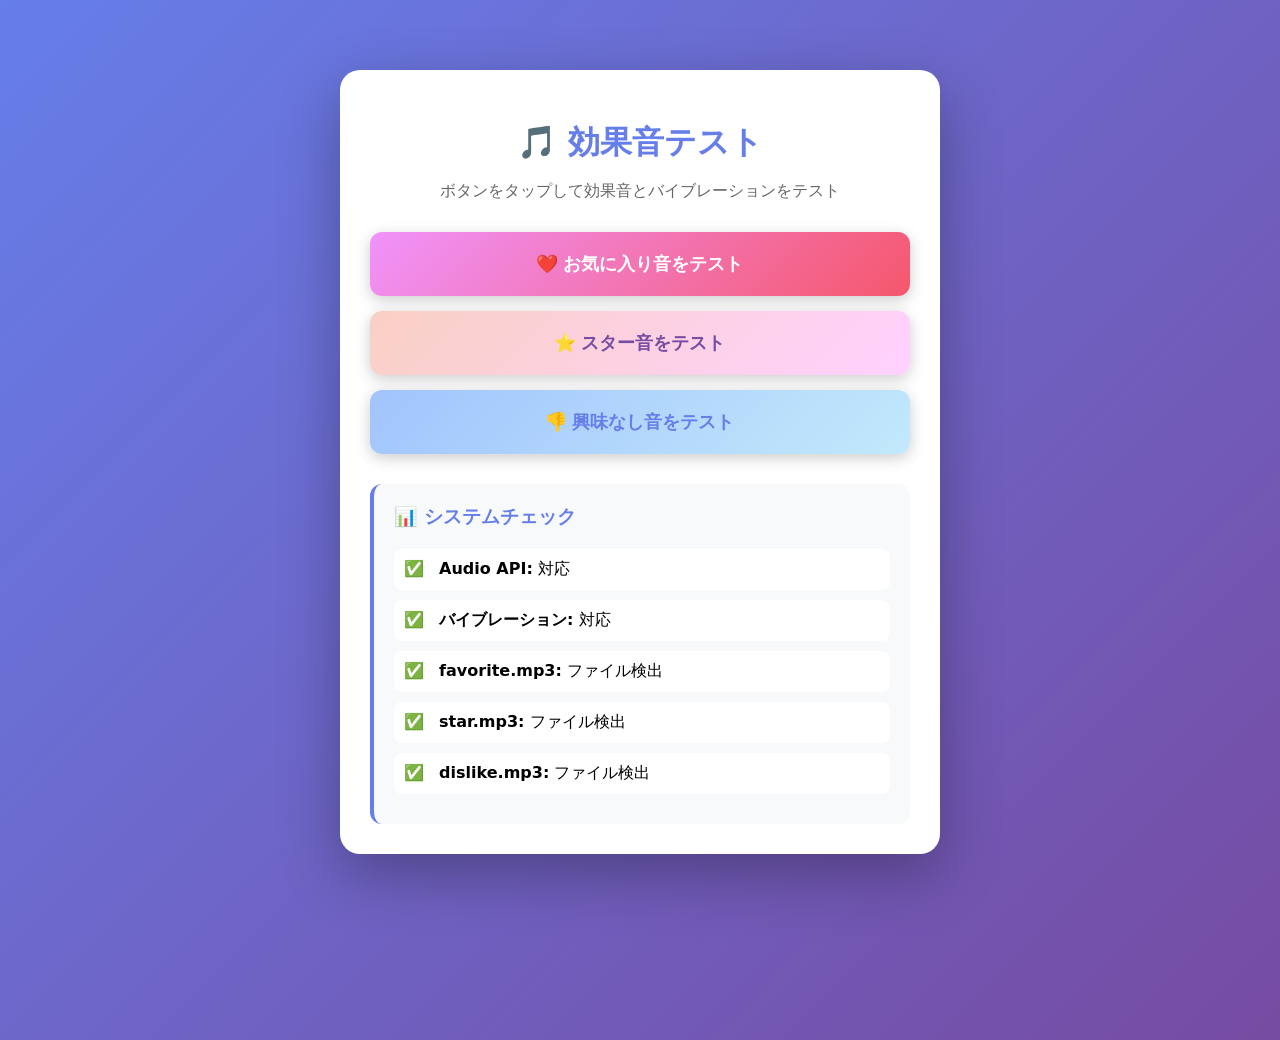
<file: sounds/test-sounds.html>
<!DOCTYPE html>
<html lang="ja">
<head>
    <meta charset="UTF-8">
    <meta name="viewport" content="width=device-width, initial-scale=1.0">
    <title>効果音テスト - いえぴた！</title>
    <style>
        body {
            font-family: system-ui, -apple-system, sans-serif;
            max-width: 600px;
            margin: 50px auto;
            padding: 20px;
            background: linear-gradient(135deg, #667eea 0%, #764ba2 100%);
            min-height: 100vh;
        }
        .container {
            background: white;
            padding: 30px;
            border-radius: 20px;
            box-shadow: 0 20px 60px rgba(0,0,0,0.3);
        }
        h1 {
            color: #667eea;
            text-align: center;
            margin-bottom: 10px;
        }
        p {
            text-align: center;
            color: #666;
            margin-bottom: 30px;
        }
        .test-button {
            display: block;
            width: 100%;
            padding: 20px;
            margin: 15px 0;
            border: none;
            border-radius: 12px;
            font-size: 18px;
            font-weight: bold;
            cursor: pointer;
            transition: all 0.3s;
            box-shadow: 0 4px 15px rgba(0,0,0,0.2);
        }
        .test-button:hover {
            transform: translateY(-2px);
            box-shadow: 0 6px 20px rgba(0,0,0,0.3);
        }
        .test-button:active {
            transform: translateY(0);
        }
        .btn-favorite {
            background: linear-gradient(135deg, #f093fb 0%, #f5576c 100%);
            color: white;
        }
        .btn-star {
            background: linear-gradient(135deg, #fad0c4 0%, #ffd1ff 100%);
            color: #764ba2;
        }
        .btn-dislike {
            background: linear-gradient(135deg, #a1c4fd 0%, #c2e9fb 100%);
            color: #667eea;
        }
        .status {
            margin-top: 30px;
            padding: 20px;
            background: #f8f9fa;
            border-radius: 12px;
            border-left: 4px solid #667eea;
        }
        .status h3 {
            margin-top: 0;
            color: #667eea;
        }
        .status-item {
            margin: 10px 0;
            padding: 10px;
            background: white;
            border-radius: 8px;
        }
        .icon {
            margin-right: 10px;
        }
        .check { color: #4caf50; }
        .cross { color: #f44336; }
    </style>
</head>
<body>
    <div class="container">
        <h1>🎵 効果音テスト</h1>
        <p>ボタンをタップして効果音とバイブレーションをテスト</p>
        
        <button class="test-button btn-favorite" onclick="testSound('favorite')">
            ❤️ お気に入り音をテスト
        </button>
        
        <button class="test-button btn-star" onclick="testSound('star')">
            ⭐ スター音をテスト
        </button>
        
        <button class="test-button btn-dislike" onclick="testSound('dislike')">
            👎 興味なし音をテスト
        </button>
        
        <div class="status">
            <h3>📊 システムチェック</h3>
            <div class="status-item">
                <span class="icon" id="audio-icon">⏳</span>
                <strong>Audio API:</strong> <span id="audio-status">チェック中...</span>
            </div>
            <div class="status-item">
                <span class="icon" id="vibrate-icon">⏳</span>
                <strong>バイブレーション:</strong> <span id="vibrate-status">チェック中...</span>
            </div>
            <div class="status-item">
                <span class="icon" id="file-favorite-icon">⏳</span>
                <strong>favorite.mp3:</strong> <span id="file-favorite-status">チェック中...</span>
            </div>
            <div class="status-item">
                <span class="icon" id="file-star-icon">⏳</span>
                <strong>star.mp3:</strong> <span id="file-star-status">チェック中...</span>
            </div>
            <div class="status-item">
                <span class="icon" id="file-dislike-icon">⏳</span>
                <strong>dislike.mp3:</strong> <span id="file-dislike-status">チェック中...</span>
            </div>
        </div>
    </div>

    <script>
        // 効果音オブジェクト
        const sounds = {
            favorite: new Audio('favorite.mp3'),
            star: new Audio('star.mp3'),
            dislike: new Audio('dislike.mp3')
        };

        // システムチェック
        window.addEventListener('DOMContentLoaded', () => {
            // Audio API チェック
            const audioSupported = typeof Audio !== 'undefined';
            document.getElementById('audio-icon').textContent = audioSupported ? '✅' : '❌';
            document.getElementById('audio-icon').className = audioSupported ? 'icon check' : 'icon cross';
            document.getElementById('audio-status').textContent = audioSupported ? '対応' : '非対応';

            // バイブレーションチェック
            const vibrateSupported = 'vibrate' in navigator;
            document.getElementById('vibrate-icon').textContent = vibrateSupported ? '✅' : '❌';
            document.getElementById('vibrate-icon').className = vibrateSupported ? 'icon check' : 'icon cross';
            document.getElementById('vibrate-status').textContent = vibrateSupported ? '対応' : '非対応';

            // ファイル存在チェック
            checkFile('favorite');
            checkFile('star');
            checkFile('dislike');
        });

        // ファイル存在チェック
        function checkFile(type) {
            const audio = new Audio(`${type}.mp3`);
            audio.addEventListener('canplaythrough', () => {
                document.getElementById(`file-${type}-icon`).textContent = '✅';
                document.getElementById(`file-${type}-icon`).className = 'icon check';
                document.getElementById(`file-${type}-status`).textContent = 'ファイル検出';
            });
            audio.addEventListener('error', () => {
                document.getElementById(`file-${type}-icon`).textContent = '❌';
                document.getElementById(`file-${type}-icon`).className = 'icon cross';
                document.getElementById(`file-${type}-status`).textContent = 'ファイル未検出';
            });
            audio.load();
        }

        // テスト関数
        function testSound(type) {
            console.log(`🎵 テスト: ${type}`);
            
            // 効果音再生
            const sound = sounds[type];
            if (sound) {
                sound.currentTime = 0;
                sound.play().then(() => {
                    console.log(`✅ ${type} 音声再生成功`);
                }).catch(err => {
                    console.log(`❌ ${type} 音声再生失敗:`, err.message);
                    alert(`⚠️ 音声ファイルが見つかりません\n\n${type}.mp3 を sounds/ フォルダに配置してください。`);
                });
            }
            
            // バイブレーション
            if (navigator.vibrate) {
                if (type === 'star') {
                    navigator.vibrate([30, 50, 30]);
                    console.log('📳 スター振動: 30-50-30ms');
                } else if (type === 'favorite') {
                    navigator.vibrate(30);
                    console.log('📳 お気に入り振動: 30ms');
                } else if (type === 'dislike') {
                    navigator.vibrate(20);
                    console.log('📳 興味なし振動: 20ms');
                }
            } else {
                console.log('❌ バイブレーション非対応');
            }
        }
    </script>
</body>
</html>
</file>
